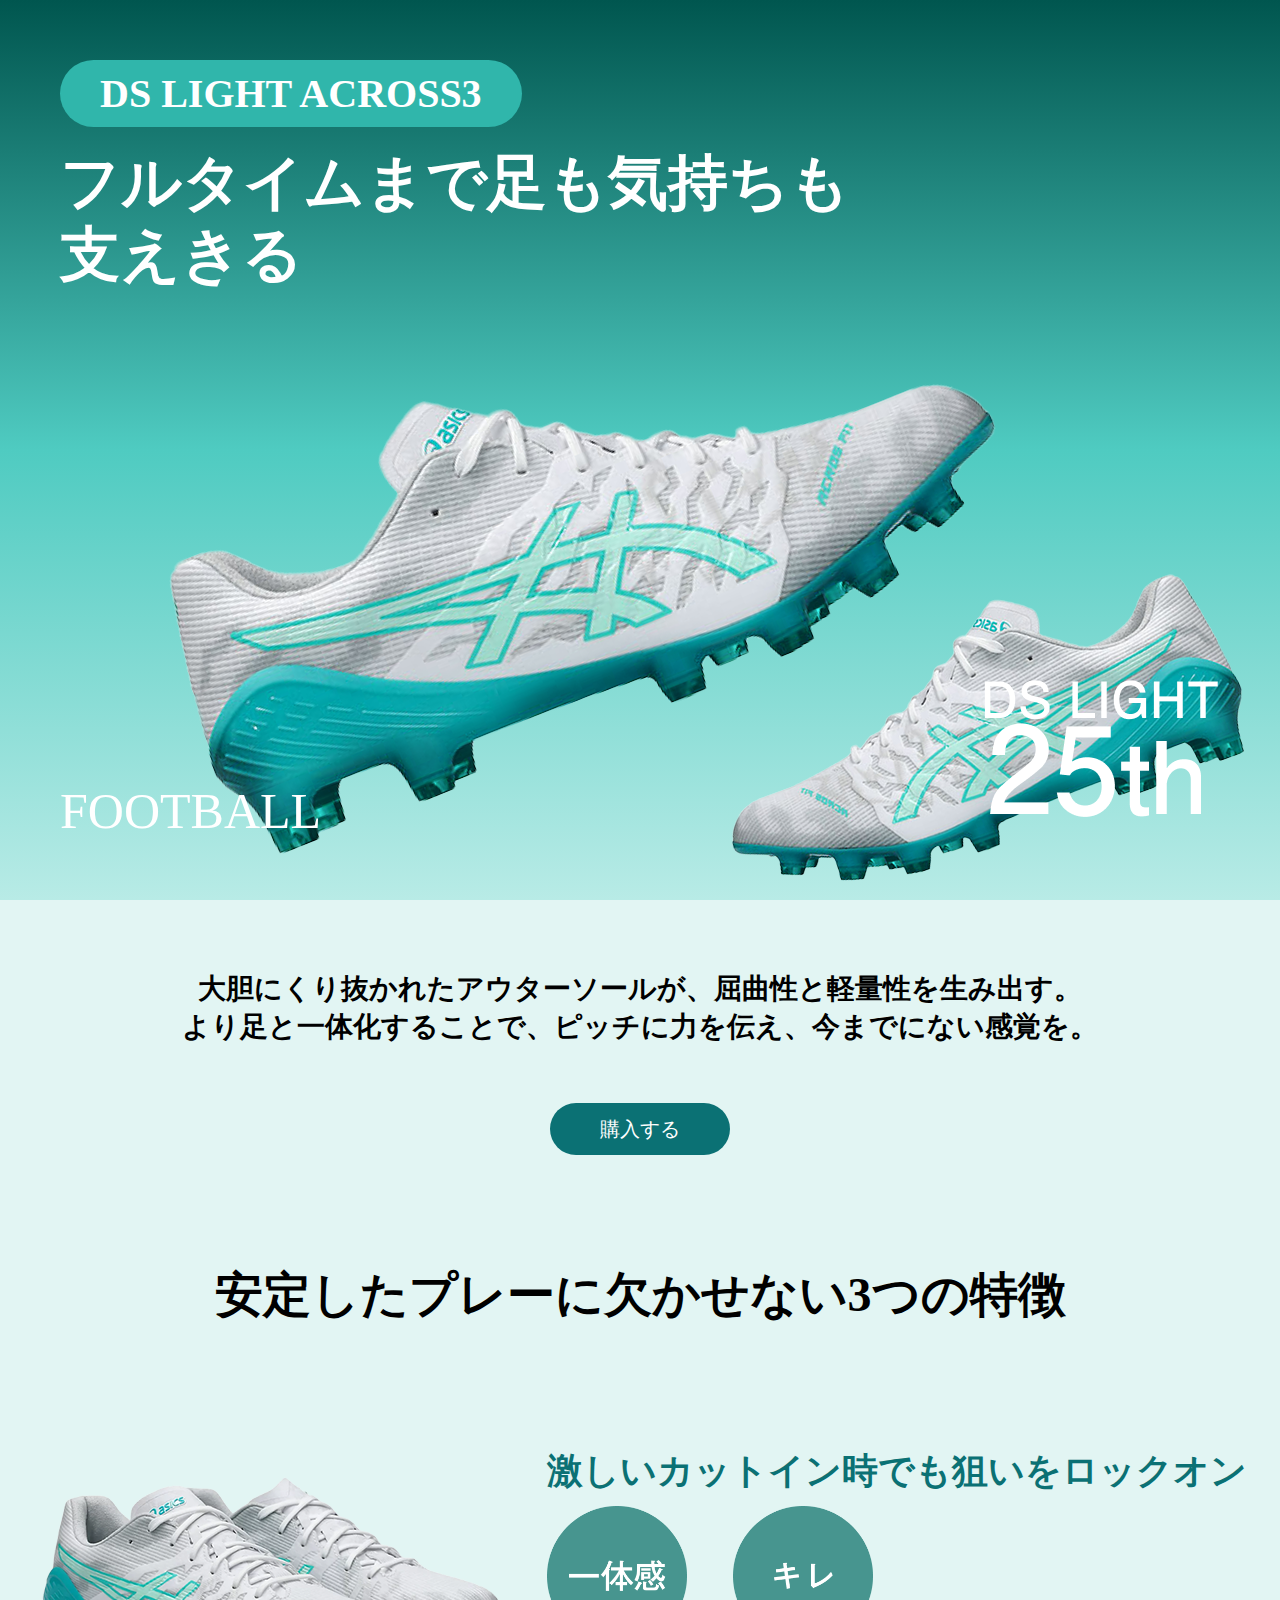
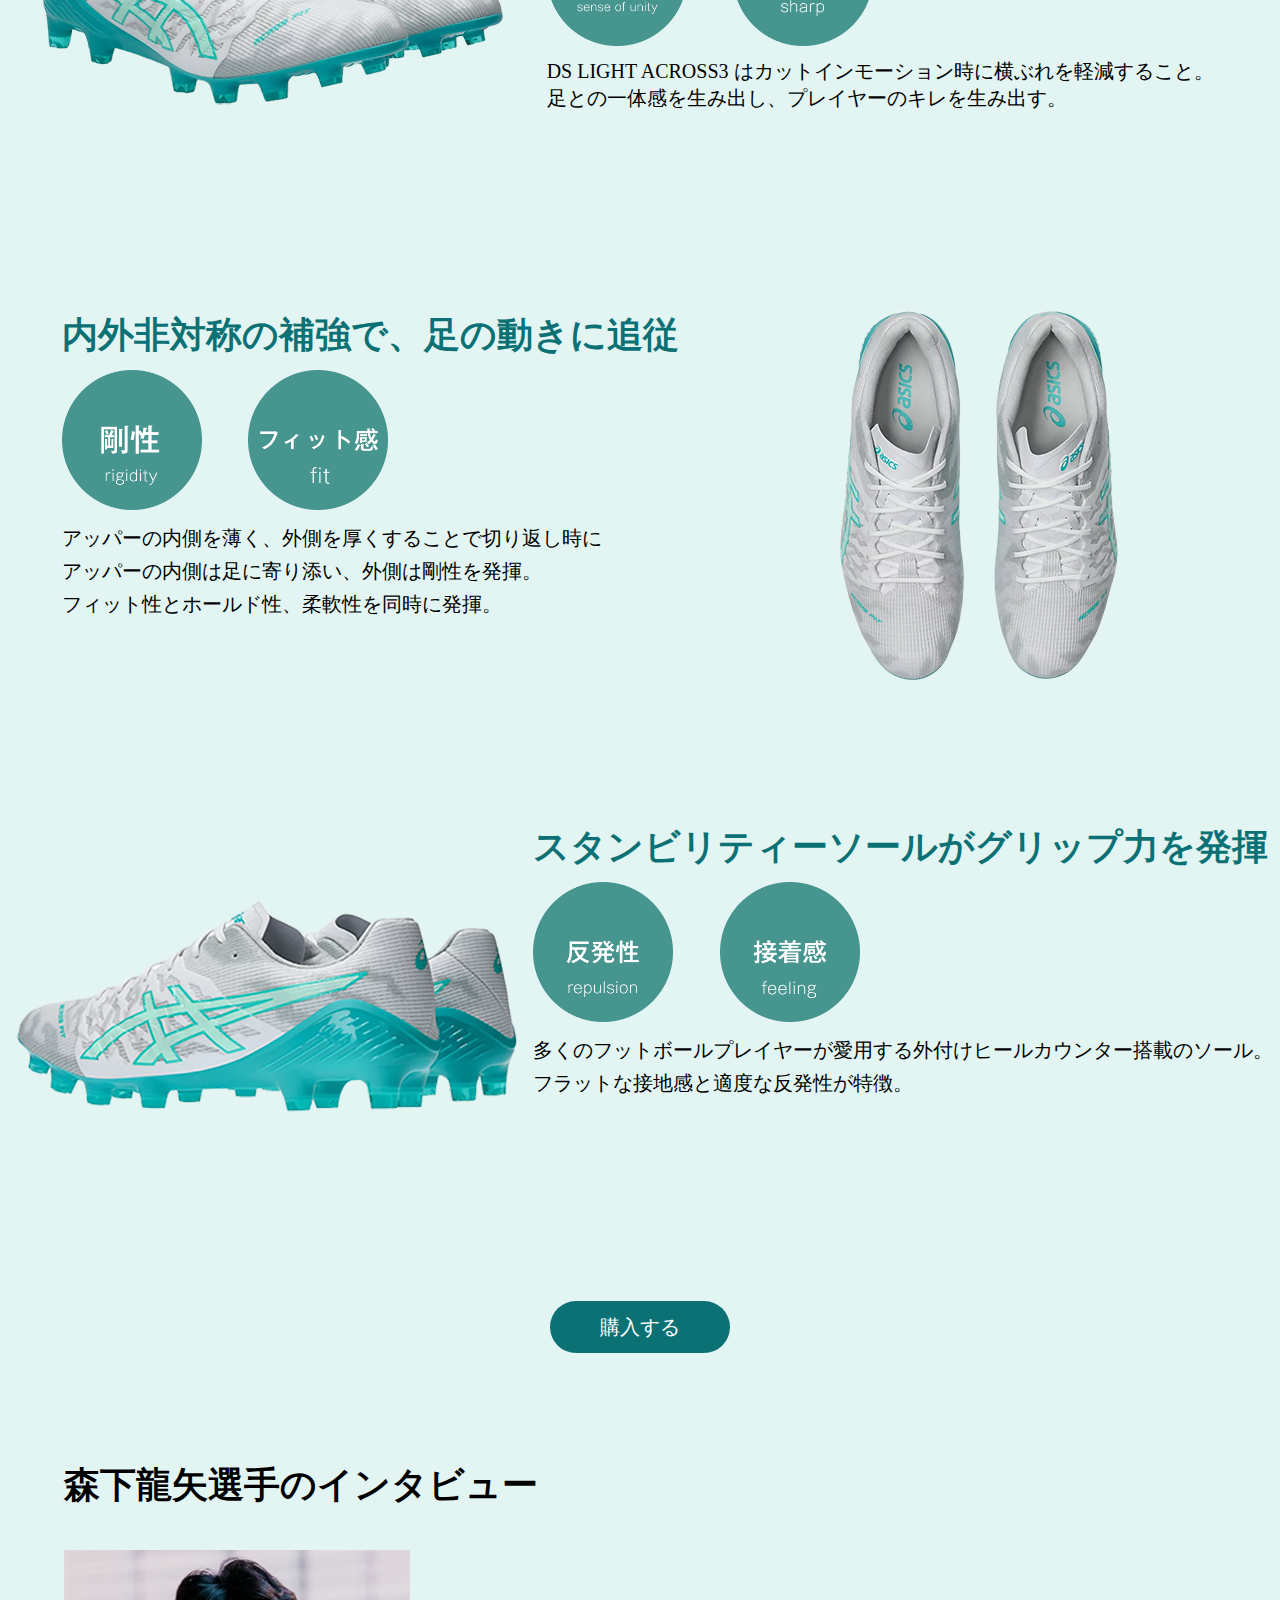
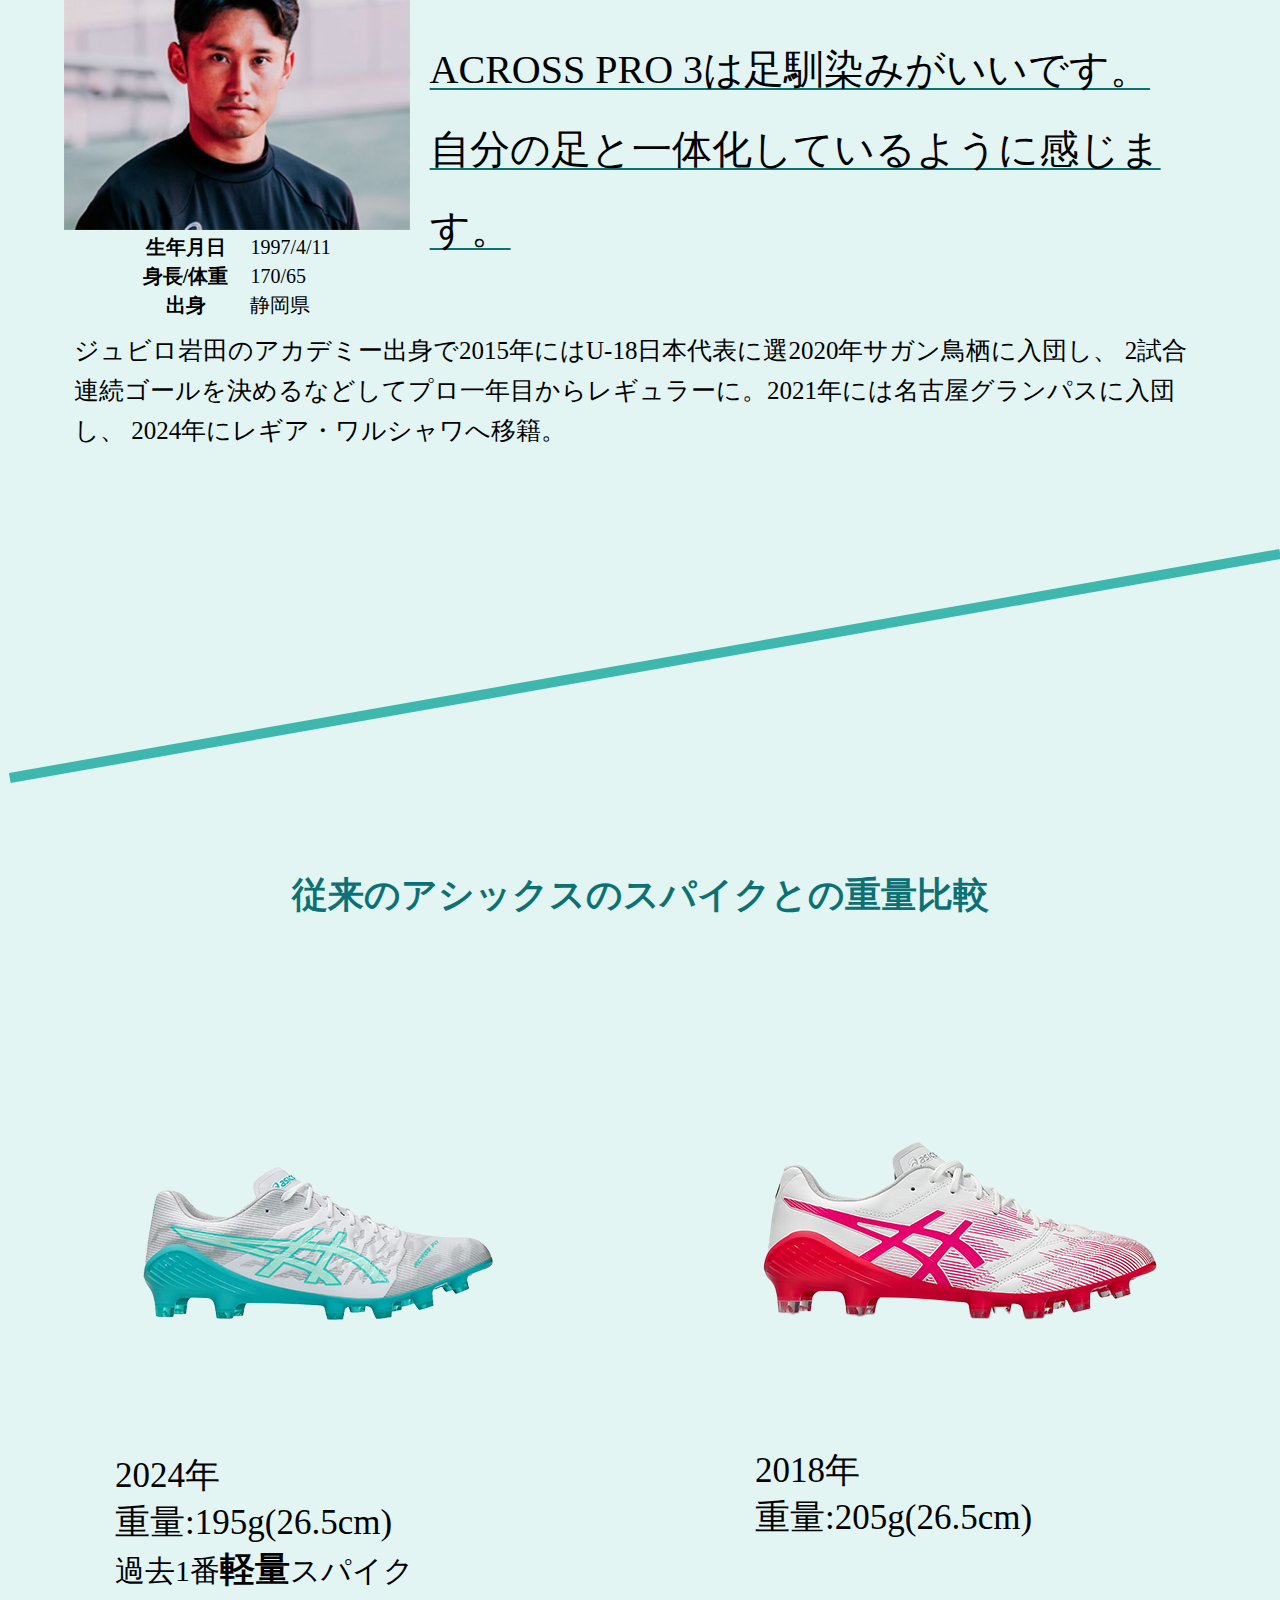
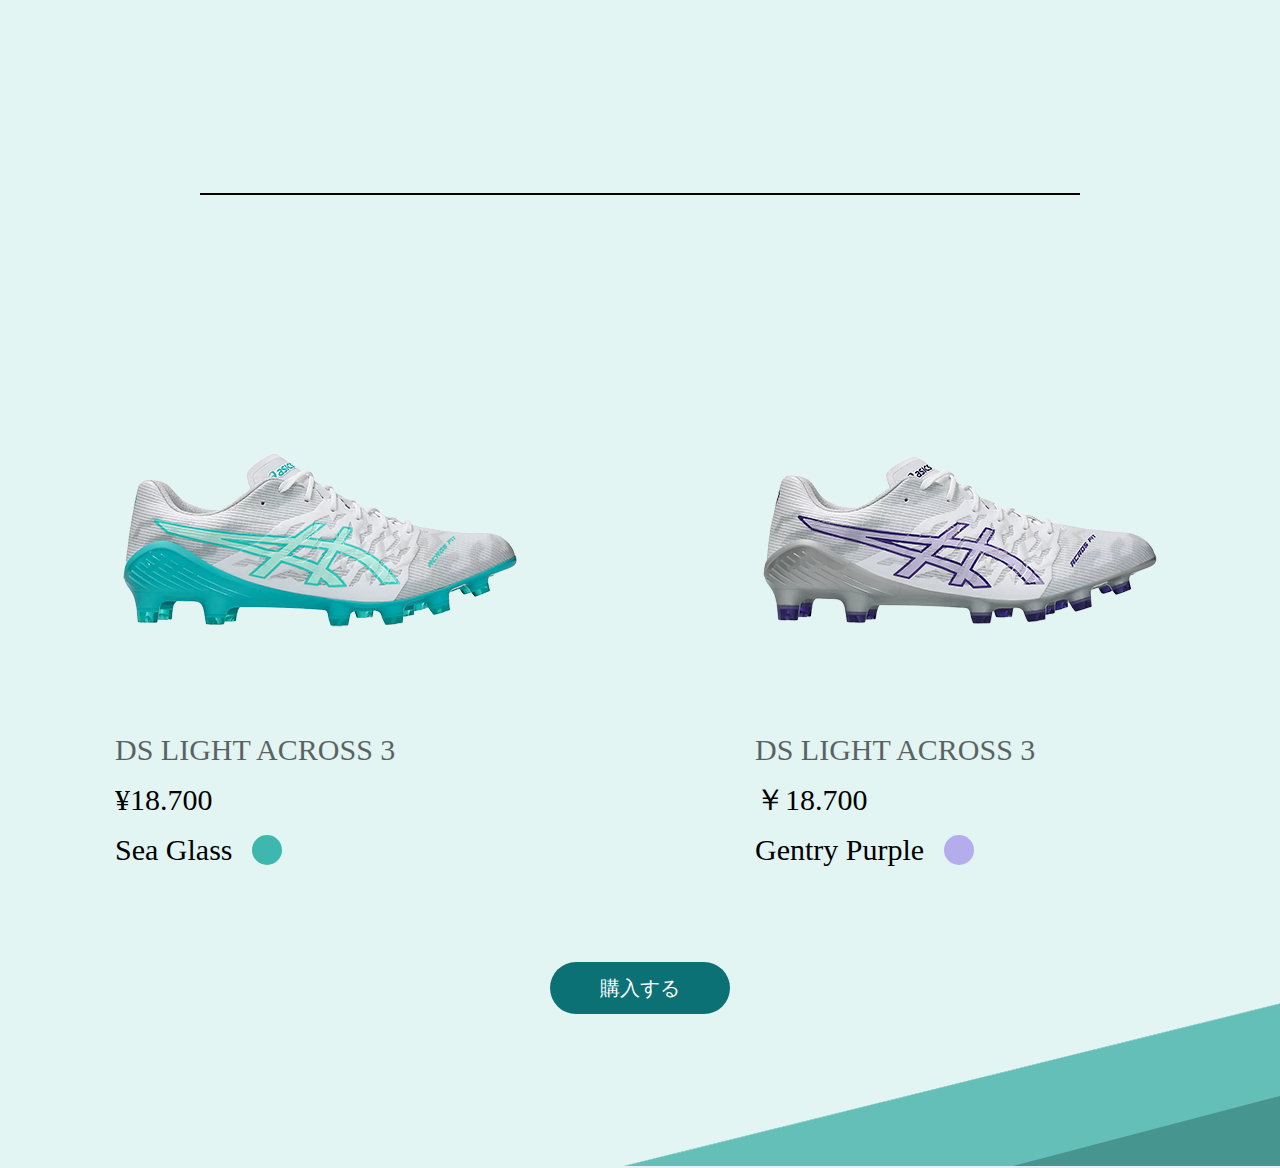
<file: index.html>
<!DOCTYPE html>
<html lang="ja">

<head>
    <meta charset="UTF-8">
    <meta name="viewport" content="width=device-width, initial-scale=1.0">
    <title>フルタイムまで足も気持ちも支え切る - DS LIGHT ACROSS3</title>
    <link rel="stylesheet" href="css/LP.css">
    <link rel="stylesheet" href="css/ress.css">
</head>

<body>
    <section class="top">
        <h1 class="header">DS LIGHT ACROSS3</h1>
        <h2>
            フルタイムまで足も気持ちも<br>
            支えきる
        </h2>
        <picture class="top_img"><img src="img/top_img.png" alt="DS LIGHT ACROSS3"></picture>
        <div class="product_info">
            <p>FOOTBALL</p>
            <picture class="top_anniversary"><img src="img/25anniversary.png" alt="25周年記念"></picture>
        </div>
    </section>

    <section class="main">
        <section class="explanation">
            <h2>大胆にくり抜かれたアウターソールが、屈曲性と軽量性を生み出す。<br>
                より足と一体化することで、ピッチに力を伝え、今までにない感覚を。</h2>
            <div class="btn">
                <button><a href="">購入する</a></button>
            </div>
        </section>

        <section class="features center">
            <h2>安定したプレーに欠かせない3つの特徴</h2>
        </section>
        <div class="sense_wrap">
            <picture><img src="img/main_3step_1.png" alt="DS LIGHT ACROSS3写真"></picture>
            <div class="sense_txt">
                <h3>激しいカットイン時でも狙いをロックオン</h3>
                <picture class="sense"><img src="img/sense_of_unity.png" alt="一体感"></picture>
                <picture class="sharp"><img src="img/sharp.png" alt="キレ"></picture>
                <p>DS LIGHT ACROSS3 はカットインモーション時に横ぶれを軽減すること。<br>
                    足との一体感を生み出し、プレイヤーのキレを生み出す。
                </p>
            </div>
        </div>

        <div class="rigidity_wrap">
            <div class="rigidity_txt">
                <h3>内外非対称の補強で、足の動きに追従</h3>
                <picture class="rigidity"><img src="img/rigidity.png" alt="剛性"></picture>
                <picture class="fit"><img src="img/fit.png" alt="フィット感"></picture>
                <p>
                    アッパーの内側を薄く、外側を厚くすることで切り返し時に<br>
                    アッパーの内側は足に寄り添い、外側は剛性を発揮。<br>
                    フィット性とホールド性、柔軟性を同時に発揮。
                </p>
            </div>
            <picture><img src="img/main_3step_2.png" alt="DS LIGHT ACROSS3写真"></picture>
        </div>

        <div class="repulsion_wrap">
            <picture><img src="img/main_3step_3.png" alt="DS LIGHT ACROSS3写真"></picture>
            <div class="repulsion_txt">
                <h3>スタンビリティーソールがグリップ力を発揮</h3>
                <picture class="repulsion"><img src="img/repulsion.png" alt="反発性"></picture>
                <picture class="feeling"><img src="img/feeling.png" alt="接着感"></picture>
                <p>
                    多くのフットボールプレイヤーが愛用する外付けヒールカウンター搭載のソール。<br>
                    フラットな接地感と適度な反発性が特徴。
                </p>
            </div>
        </div>

        <div class="btn">
            <button><a href="">購入する</a></button>
        </div>

        <div class="interview_wrap">
            <h2>森下龍矢選手のインタビュー</h2>
            <div class="interview">
                <div class="profile">
                    <img src="img/morishita.png" alt="森下龍矢選手">
                    <div class="information">
                        <table>
                            <tr>
                                <th>生年月日</th>
                                <td>1997/4/11</td>
                            </tr>
                            <tr>
                                <th>身長/体重</th>
                                <td>170/65</td>
                            </tr>
                            <tr>
                                <th>出身</th>
                                <td>静岡県</td>
                            </tr>
                        </table>
                    </div>
                </div>
                <div class="comment">
                    <p>
                        ACROSS PRO 3は足馴染みがいいです。<br>
                        自分の足と一体化しているように感じます。
                    </p>
                </div>
            </div>

            <p class="career">ジュビロ岩田のアカデミー出身で2015年にはU-18日本代表に選2020年サガン鳥栖に入団し、
                2試合連続ゴールを決めるなどしてプロ一年目からレギュラーに。2021年には名古屋グランパスに入団し、
                2024年にレギア・ワルシャワへ移籍。
            </p>
        </div>

        <div class="diagonal_line"></div>

        <section class="comparison_wrap">
            <h1>従来のアシックスのスパイクとの重量比較</h1>
            <div class="comparison">
                <div class="blue_spike">
                    <img src="img/light_blue_spike.png" alt="水色スパイク">
                    <p class="year">2024年</p>
                    <p class="weight">重量:195g(26.5cm)</p>
                    <p class="light_weight">過去1番<span>軽量</span>スパイク</p>
                </div>
                <div class="old_spike">
                    <img src="img/old_spike.png" alt="2018年のスパイク">
                    <div class="old_txt">
                        <p class="year">2018年</p>
                        <p class="weight">重量:205g(26.5cm)</p>
                    </div>
                </div>
            </div>
        </section>
        <hr>

        <div class="merchandise_wrap">
            <div class="sea_glass_spike">
                <img src="img/sea_glass.png" alt="水色のスパイク">
                <p class="ds_light">DS LIGHT ACROSS 3</p>
                <p>¥18.700</p>
                <div class="sea_glass">
                    <p>Sea Glass</p>
                    <div class="circle_sea_glass"></div>
                </div>
            </div>
            <div class="purple_spike">
                <img src="img/purple.png" alt="紫色のスパイク">
                <p class="ds_light">DS LIGHT ACROSS 3</p>
                <p>￥18.700</p>
                <div class="purple">
                    <p>Gentry Purple</p>
                    <div class="circle_purple"></div>
                </div>
            </div>
        </div>
        <div class="btn">
            <button><a href="">購入する</a></button>
        </div>
        <p class="line"><img src="img/rast_line.png" alt=""></p>




    </section>
</body>

</html>
</file>
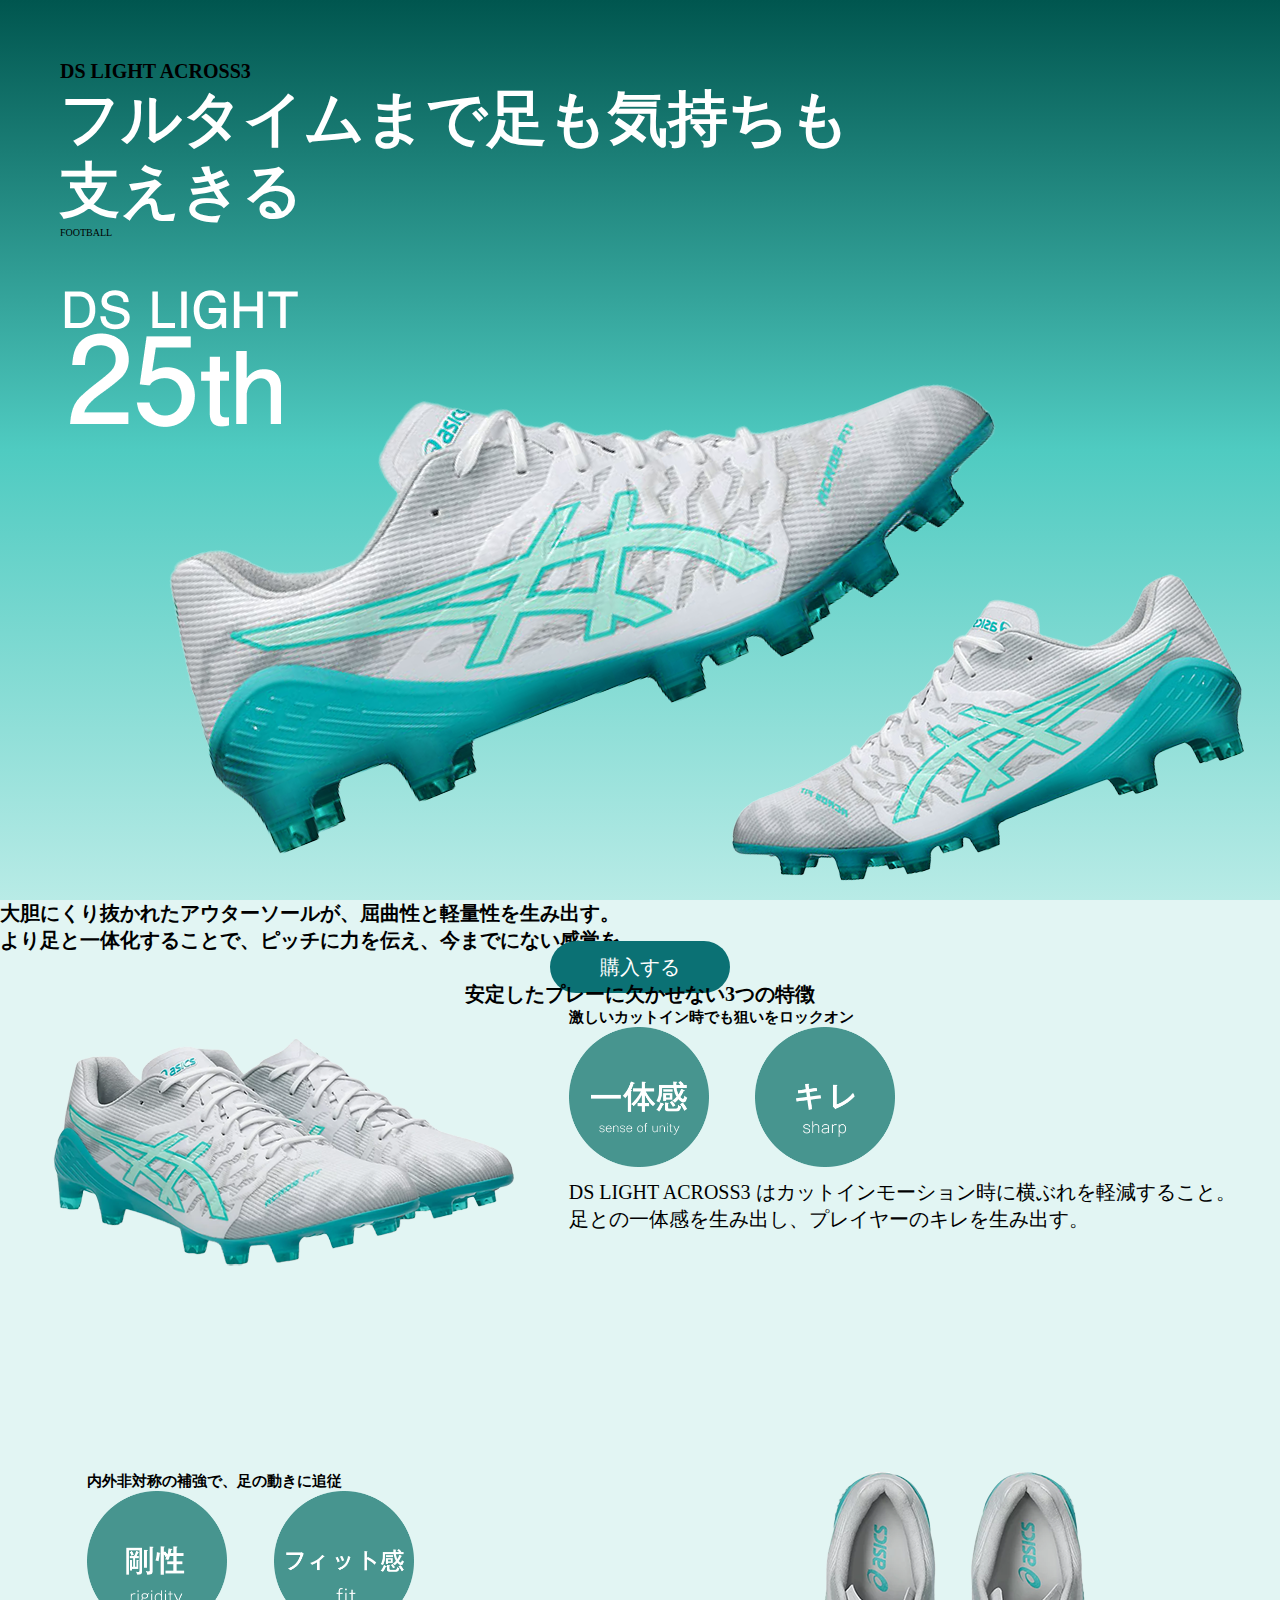
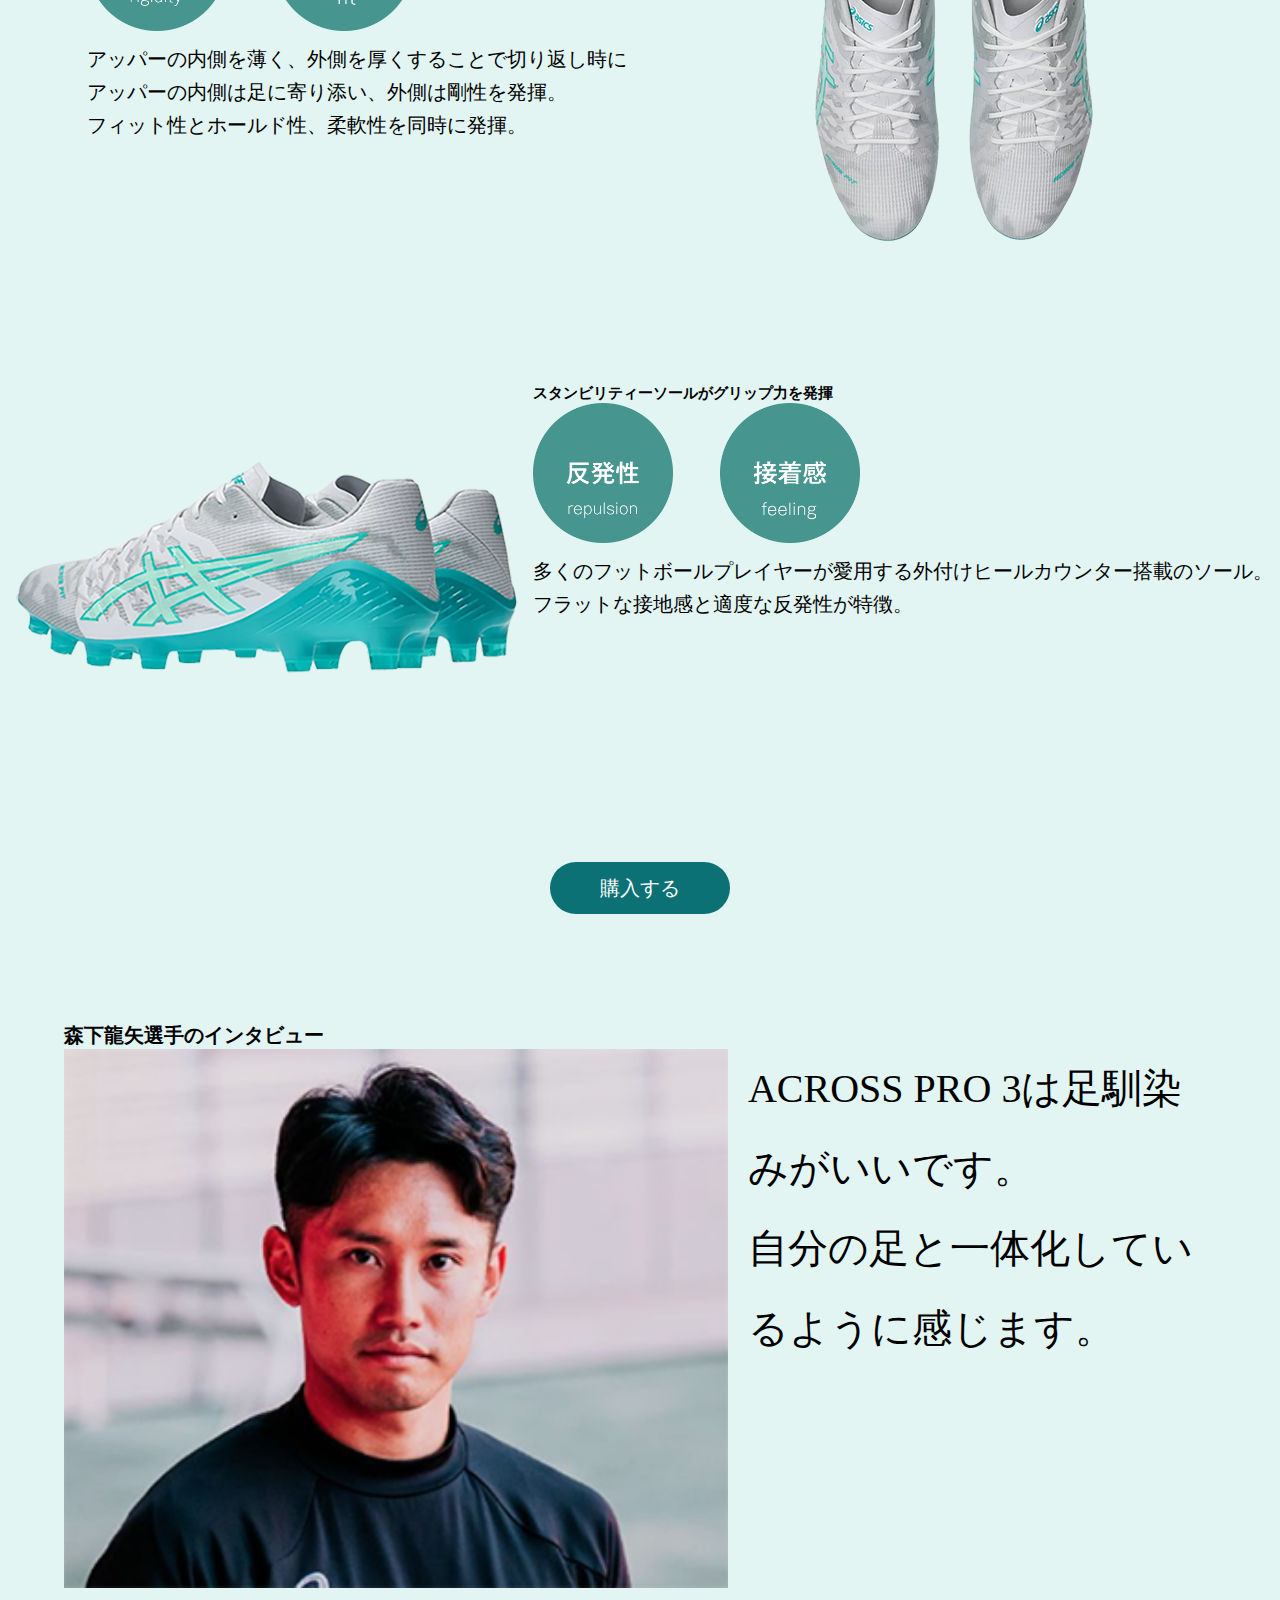
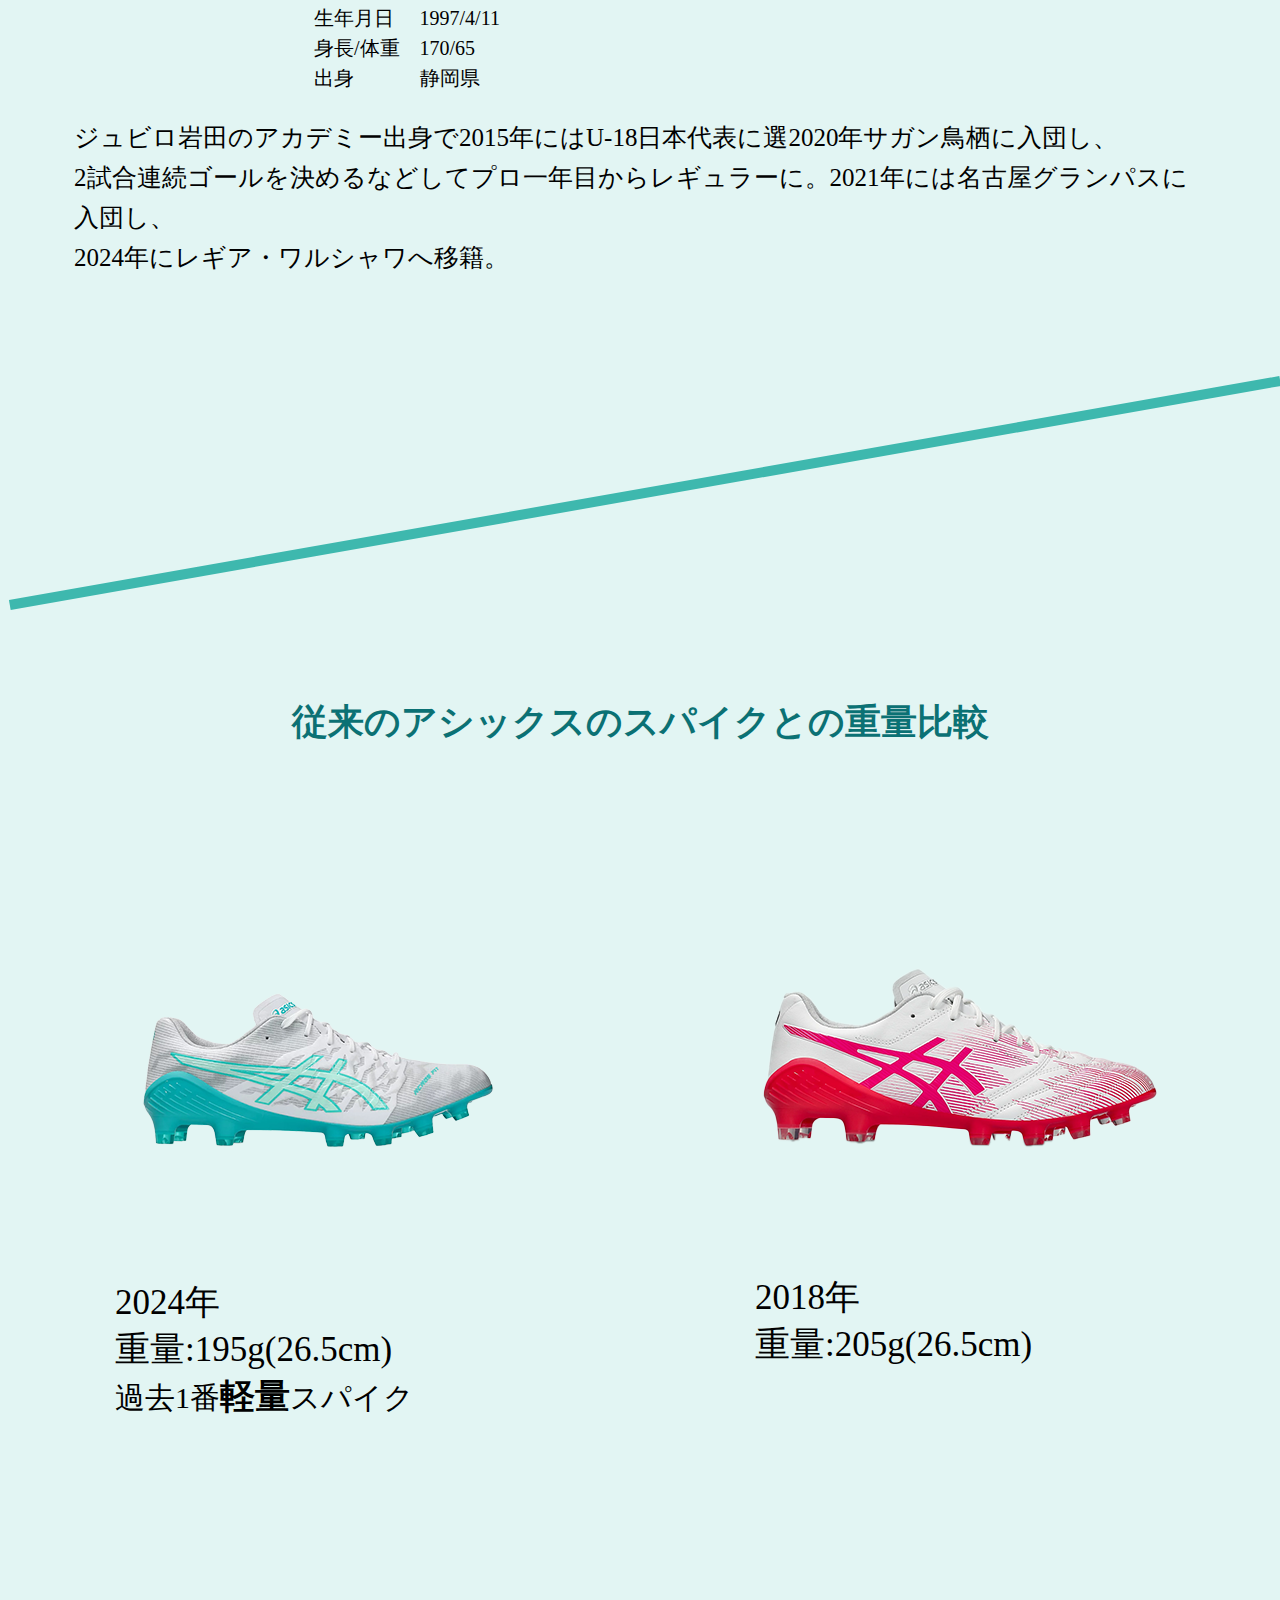
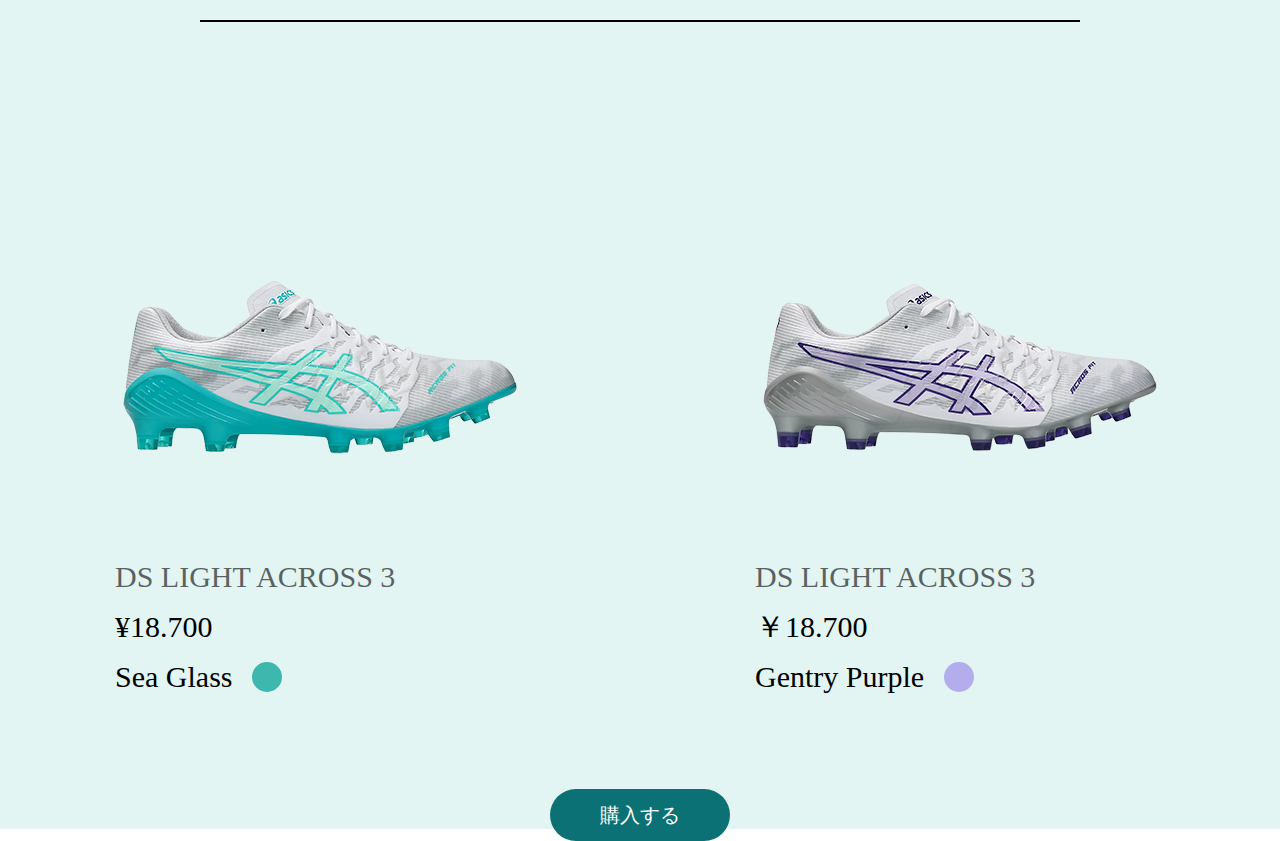
<file: LP.html>
<!DOCTYPE html>
<html lang="ja">
<head>
    <meta charset="UTF-8">
    <meta name="viewport" content="width=device-width, initial-scale=1.0">
    <title>LP</title>
    <link rel="stylesheet" href="css/LP.css">
    <link rel="stylesheet" href="css/ress.css">
</head>
<body>
    <section class="top">
            <h1>DS LIGHT ACROSS3</h1>
            <h2>
                フルタイムまで足も気持ちも<br>
                支えきる
            </h2>
        <picture class="top_img"><img src="img/top_img.png" alt="DS LIGHT ACROSS3写真"></picture>
        <div class="logo">
            <p>FOOTBALL</p>
            <picture class="top_anniversary"><img src="img/25anniversary.png" alt="25周年記念"></picture>
        </div>
    </section>

    <section class="main">
        <section class="explanation">
            <h1>大胆にくり抜かれたアウターソールが、屈曲性と軽量性を生み出す。<br>
                より足と一体化することで、ピッチに力を伝え、今までにない感覚を。</h1>
                <div class="btn">
                    <button><a href="">購入する</a></button>
                </div>
        </section>

        <section class="features center">
            <h1>安定したプレーに欠かせない3つの特徴</h1>
        </section>
        <div class="sense_wrap">
            <picture><img src="img/main_3step_1.png" alt="DS LIGHT ACROSS3写真"></picture>
            <div class="sense_txt">
                <h2>激しいカットイン時でも狙いをロックオン</h2>
                <picture class="sense"><img src="img/sense_of_unity.png" alt="一体感"></picture>
                <picture class="sharp"><img src="img/sharp.png" alt="キレ"></picture>
                <p>DS LIGHT ACROSS3 はカットインモーション時に横ぶれを軽減すること。<br>
                    足との一体感を生み出し、プレイヤーのキレを生み出す。
                </p>
            </div>
        </div>

        <div class="rigidity_wrap">
            <div class="rigidity_txt">
                <h2>内外非対称の補強で、足の動きに追従</h2>
                <picture class="rigidity"><img src="img/rigidity.png" alt="剛性"></picture>
                <picture class="fit"><img src="img/fit.png" alt="フィット感"></picture>
                <p>
                    アッパーの内側を薄く、外側を厚くすることで切り返し時に<br>
                    アッパーの内側は足に寄り添い、外側は剛性を発揮。<br>
                    フィット性とホールド性、柔軟性を同時に発揮。
                </p>
            </div>
            <picture><img src="img/main_3step_2.png" alt="DS LIGHT ACROSS3写真"></picture>
        </div>

        <div class="repulsion_wrap">
            <picture><img src="img/main_3step_3.png" alt="DS LIGHT ACROSS3写真"></picture>
            <div class="repulsion_txt">
                <h2>スタンビリティーソールがグリップ力を発揮</h2>
                <picture class="repulsion"><img src="img/repulsion.png" alt="反発性"></picture>
                <picture class="feeling"><img src="img/feeling.png" alt="接着感"></picture>
                <p>
                    多くのフットボールプレイヤーが愛用する外付けヒールカウンター搭載のソール。<br>
                    フラットな接地感と適度な反発性が特徴。
                </p>
            </div>
        </div>

        <div class="btn">
            <button><a href="">購入する</a></button>
        </div>

        <div class="interview_wrap">
            <h1>森下龍矢選手のインタビュー</h1>
            <div class="interview">
                <img src="img/morishita.png" alt="森下龍矢選手">
                <p>
                    <span class="underline">
                        ACROSS PRO 3は足馴染みがいいです。<br>
                        自分の足と一体化しているように感じます。
                    </span>
                </p>
            </div>
            <div class="information_wrap">
                <div class="information">
                    <p>生年月日</p>
                    <p>身長/体重</p>
                    <p>出身</p>
                </div>
                <div class="information_detail">
                    <p>1997/4/11</p>
                    <p>170/65</p>
                    <p>静岡県</p>
                </div>
            </div>
            <p class="career">ジュビロ岩田のアカデミー出身で2015年にはU-18日本代表に選2020年サガン鳥栖に入団し、<br>
                2試合連続ゴールを決めるなどしてプロ一年目からレギュラーに。2021年には名古屋グランパスに入団し、<br>
                2024年にレギア・ワルシャワへ移籍。
            </p>
        </div>

        <div class="diagonal_line"></div>

        <section class="comparison_wrap">
            <h1>従来のアシックスのスパイクとの重量比較</h1>
            <div class="comparison">
                <div class="blue_spike">
                    <img src="img/light_blue_spike.png" alt="水色スパイク">
                    <p class="year">2024年</p>
                    <p class="weight">重量:195g(26.5cm)</p>
                    <p class="light_weight">過去1番<span>軽量</span>スパイク</p>
                </div>
                <div class="old_spike">
                    <img src="img/old_spike.png" alt="2018年のスパイク">
                    <div class="old_txt">
                        <p class="year">2018年</p>
                        <p class="weight">重量:205g(26.5cm)</p>
                    </div>
                </div>
            </div>
        </section>
        <hr>

        <div class="merchandise_wrap">
            <div class="sea_glass_spike">
                <img src="img/sea_glass.png" alt="水色のスパイク">
                <p class="ds_light">DS LIGHT ACROSS 3</p>
                <p>¥18.700</p>
                <div class="sea_glass">
                    <p>Sea Glass</p>
                    <div class="circle_sea_glass"></div>
                </div>
            </div>
            <div class="purple_spike">
                <img src="img/purple.png" alt="紫色のスパイク">
                <p class="ds_light">DS LIGHT ACROSS 3</p>
                <p>￥18.700</p>
                <div class="purple">
                    <p>Gentry Purple</p>
                    <div class="circle_purple"></div>
                </div>
            </div>
        </div>
        <div class="btn">
            <button><a href="">購入する</a></button>
        </div>



    </section>
</body>
</html>
</file>
<file: css/LP.css>
* {
    margin: 0;
    padding: 0;
}

html {
    height: 100%;
    width: 100%;
    font-size: 62.5%;
}

body {
    width: 100%;
    height: 100%;
}

button a {
    font-size: 2rem;
    color: #fff;
    text-decoration: none;
    background-color: #0B7174;
    padding: 1.5rem 5rem;
    border-radius: 9999px;
    transition: background-color .2s;
}

.btn button a:hover {
    background-color: #065153;
}

.btn {
    justify-content: center;
    align-items: center;
    text-align: center;
}

.center {
    text-align: center;
}

.top {
    position: relative;
    height: calc(100% - 12rem);
    background: linear-gradient(#00564f, #4FCBC1, #B8EBE6);
    padding: 6rem;
}

.top>h1.header {
    width: fit-content;
    font-size: 4rem;
    color: #fff;
    font-family: 'A P-OTF Antique AN4+ ProN', serif;
    background: #30B6AB;
    padding: 1rem 4rem;
    border-radius: 9999px;
    margin-bottom: 2rem;
}

.top>h2 {
    font-size: 6rem;
    color: #fff;
    font-family: 'A P-OTF Futo Go B101 Pr6N', serif;
    line-height: 1.2;
}

.top_img {
    position: absolute;
    bottom: 0;
}

.product_info {
    width: calc(100% - 12rem);
    position: absolute;
    bottom: 6rem;
    display: flex;
    justify-content: space-between;
    align-items: flex-end;
}

.product_info>p {
    font-size: 5rem;
    color: #fff;
    font-family: 'A P-OTF Futo Go B101 Pr6N', serif;
}

.main {
    background-color: #E2F5F3;
}

.explanation>h2 {
    font-size: 2.8rem;
    text-align: center;
    font-weight: bolder;
    padding: 7rem;
}

.features h2 {
    font-size: 4.8rem;
    font-family: 'A P-OTF Gothic MB101KS+ ProN', serif;
    margin: 12rem auto;
}

.sense_wrap {
    display: flex;
    justify-content: space-evenly;
}


.sense_txt h3 {
    font-size: 3.6rem;
    font-family: 'A P-OTF Gothic MB101KS+ ProN', serif;
    color: #0B7174;
    margin-bottom: 1rem;
}

.sense_txt img {
    width: 14rem;
    height: 14rem;
}

.sense {
    margin-right: 2.2rem;
}

.sharp {
    margin-left: 2.2rem;
}

.sense_txt p {
    font-size: 2rem;
    font-family: 'A P-OTF Gothic MB101KS+ ProN', serif;
    font-weight: lighter;
    margin-top: 1rem;
}

.rigidity_wrap {
    display: flex;
    justify-content: space-evenly;
    margin-top: 15rem;
}

.rigidity_txt {
    text-align: left;
}

.rigidity_txt h3 {
    font-size: 3.6rem;
    font-family: 'A P-OTF Gothic MB101KS+ ProN', serif;
    color: #0B7174;
    margin-bottom: 1rem;
}

.rigidity_txt img {
    width: 14rem;
    height: 14rem;
}

.rigidity {
    margin-right: 2.2rem;
}

.fit {
    margin-left: 2.2rem;
}

.rigidity_txt p {
    font-size: 2rem;
    font-family: 'A P-OTF Gothic MB101KS+ ProN', serif;
    font-weight: lighter;
    margin-top: 1rem;
    line-height: 3.3rem;
}

.repulsion_wrap {
    display: flex;
    justify-content: space-evenly;
    margin: 10rem auto;
}

.repulsion_txt {
    text-align: left;
}

.repulsion_txt h3 {
    font-size: 3.6rem;
    font-family: 'A P-OTF Gothic MB101KS+ ProN', serif;
    color: #0B7174;
    margin-bottom: 1rem;
}

.repulsion_txt img {
    width: 14rem;
    height: 14rem;
}

.repulsion {
    margin-right: 2.2rem;
}

.feeling {
    margin-left: 2.2rem;
}

.repulsion_txt p {
    font-size: 2rem;
    font-family: 'A P-OTF Gothic MB101KS+ ProN', serif;
    font-weight: lighter;
    margin-top: 1rem;
    line-height: 3.3rem;
}


.interview_wrap {
    width: 50%;
    min-width: 720px;
    margin: 12rem auto 0;
}

.interview_wrap>h2 {
    font-size: 3.6rem;
    font-family: 'A P-OTF Gothic MB101KS+ ProN', serif;
    text-align: left;
    margin-bottom: 4rem;
}

.interview {
    display: flex;
    gap: 2rem;
}

.interview .profile {
    width: 30%;
}

.interview .comment {
    text-decoration: underline;
    text-decoration-color: #0B7174;
    text-decoration-thickness: 0.2rem;
    text-underline-offset: 0.5rem;
    display: flex;
    justify-content: center;
    margin-top: 8rem;
    flex-grow: 1;
}


.interview img {
    width: 100%;
}

.interview p {
    line-height: 2;
    font-size: 4rem;
    font-family: 'A P-OTF Gothic MB101KS+ ProN', serif;
}

.information_wrap {
    display: flex;
    line-height: 3rem;
    margin: 1.5rem 25rem;
}

.interview table {
    width: 100%;
    font-size: 2rem;
    width: fit-content;
    margin: 0 auto;
}

.interview table th,
.interview table td {
    padding: 0 1rem;
}

.career {
    font-size: 2.5rem;
    font-family: 'A P-OTF Gothic MB101KS+ ProN', serif;
    font-weight: lighter;
    text-align: left;
    line-height: 1.6;
    padding: 1rem;
}


.information p {
    font-size: 2rem;
    font-family: 'A P-OTF Gothic MB101KS+ ProN', serif;
}

.information_detail {
    font-size: 2rem;
    font-family: 'A P-OTF Gothic MB101KS+ ProN', serif;
    margin-left: 2rem;
}



.diagonal_line {
    width: 100%;
    height: 100%;
    border: 0.5rem solid #3EB8AE;
    transform: rotate(-10deg);
    margin: 20rem auto;
}

.comparison_wrap>h1 {
    font-size: 3.6rem;
    font-family: 'A P-OTF Gothic MB101KS+ ProN', serif;
    color: #0B7174;
    text-align: center;
    margin: 12rem auto;
}


.comparison {
    display: flex;
    justify-content: space-around;
}

.year {
    font-size: 3.5rem;
    font-family: 'A P-OTF Gothic MB101KS+ ProN', serif;
}

.weight {
    font-size: 3.5rem;
    font-family: 'A P-OTF Gothic MB101KS+ ProN', serif;
    font-weight: lighter;
}

.light_weight {
    font-size: 3rem;
    font-family: 'A P-OTF Gothic MB101KS+ ProN', serif;
    font-weight: lighter;
}

.light_weight>span {
    font-size: 3.5rem;
    font-weight: bold;
}

.old_spike {
    margin-top: -0.5rem;
}

hr {
    border: 1px solid #000;
    margin: 20rem;
}

.merchandise_wrap {
    display: flex;
    justify-content: space-around;
    margin-bottom: 10rem;
}

.sea_glass_spike {
    flex-direction: column;
    line-height: 5rem;
}

.sea_glass_spike p {
    font-size: 3rem;
    font-family: 'A P-OTF Gothic MB101KS+ ProN', serif;
    text-align: left;
}

.sea_glass {
    display: flex;
    align-items: center;
    gap: 2rem;
}

.circle_sea_glass {
    height: 3rem;
    width: 3rem;
    background-color: #3EB8AE;
    border-radius: 50%;
}

.purple_spike {
    flex-direction: column;
    line-height: 5rem;
}

.purple_spike p {
    font-size: 3rem;
    font-family: 'A P-OTF Gothic MB101KS+ ProN', serif;
    text-align: left;
}

.purple {
    display: flex;
    align-items: center;
    gap: 2rem;
}

.circle_purple {
    height: 3rem;
    width: 3rem;
    background-color: #B3ADED;
    border-radius: 50%;
}

.ds_light {
    opacity: 60%;
}

.line{
    text-align: right;
}

@media(min-width:1280px){
    .top_img img{
        position: absolute;
        top: -80rem;
    }

    .comment{
        width: 10%;
    }

    .interview_wrap {
        width: 90%;
    }
}
</file>
<file: css/ress.css>
/*!
 * ress.css • v1.1.2
 * MIT License
 * github.com/filipelinhares/ress
 */

/* # =================================================================
   # Global selectors
   # ================================================================= */

html {
  box-sizing: content-box;
  overflow-y: scroll; /* All browsers without overlaying scrollbars */
  -webkit-text-size-adjust: 100%; /* iOS 8+ */
}

*,
::before,
::after {
  box-sizing: inherit;
}

::before,
::after {
  text-decoration: inherit; /* Inherit text-decoration and vertical align to ::before and ::after pseudo elements */
  vertical-align: inherit;
}

/* Remove margin, padding of all elements and set background-no-repeat as default */
* {
  background-repeat: no-repeat; /* Set `background-repeat: no-repeat` to all elements */
  padding: 0; /* Reset `padding` and `margin` of all elements */
  margin: 0;
}

/* # =================================================================
   # General elements
   # ================================================================= */

/* Add the correct display in iOS 4-7.*/
audio:not([controls]) {
  display: none;
  height: 0;
}

hr {
  overflow: visible; /* Show the overflow in Edge and IE */
}

/*
* Correct `block` display not defined for any HTML5 element in IE 8/9
* Correct `block` display not defined for `details` or `summary` in IE 10/11
* and Firefox
* Correct `block` display not defined for `main` in IE 11
*/
article,
aside,
details,
figcaption,
figure,
footer,
header,
main,
menu,
nav,
section,
summary {
  display: block;
}

summary {
  display: list-item; /* Add the correct display in all browsers */
}

small {
  font-size: 80%; /* Set font-size to 80% in `small` elements */
}

[hidden],
template {
  display: none; /* Add the correct display in IE */
}

abbr[title] {
  border-bottom: 1px dotted; /* Add a bordered underline effect in all browsers */
  text-decoration: none; /* Remove text decoration in Firefox 40+ */
}

a {
  background-color: transparent; /* Remove the gray background on active links in IE 10 */
  -webkit-text-decoration-skip: objects; /* Remove gaps in links underline in iOS 8+ and Safari 8+ */
}

a:active,
a:hover {
  outline-width: 0; /* Remove the outline when hovering in all browsers */
}

code,
kbd,
pre,
samp {
  font-family: monospace, monospace; /* Specify the font family of code elements */
}

b,
strong {
  font-weight: bolder; /* Correct style set to `bold` in Edge 12+, Safari 6.2+, and Chrome 18+ */
}

dfn {
  font-style: italic; /* Address styling not present in Safari and Chrome */
}

/* Address styling not present in IE 8/9 */
mark {
  background-color: #ff0;
  color: #000;
}

/* https://gist.github.com/unruthless/413930 */
sub,
sup {
  font-size: 75%;
  line-height: 0;
  position: relative;
  vertical-align: baseline;
}

sub {
  bottom: -0.25em;
}

sup {
  top: -0.5em;
}

/* # =================================================================
   # Forms
   # ================================================================= */

input {
  border-radius: 0;
}

/* Apply cursor pointer to button elements */
button,
[type="button"],
[type="reset"],
[type="submit"],
[role="button"] {
  cursor: pointer;
}

/* Replace pointer cursor in disabled elements */
[disabled] {
  cursor: default;
}

[type="number"] {
  width: auto; /* Firefox 36+ */
}

[type="search"] {
  -webkit-appearance: textfield; /* Safari 8+ */
}

[type="search"]::-webkit-search-cancel-button,
[type="search"]::-webkit-search-decoration {
  -webkit-appearance: none; /* Safari 8 */
}

textarea {
  overflow: auto; /* Internet Explorer 11+ */
  resize: vertical; /* Specify textarea resizability */
}

button,
input,
optgroup,
select,
textarea {
  font: inherit; /* Specify font inheritance of form elements */
}

optgroup {
  font-weight: bold; /* Restore the font weight unset by the previous rule. */
}

button {
  overflow: visible; /* Address `overflow` set to `hidden` in IE 8/9/10/11 */
}

/* Remove inner padding and border in Firefox 4+ */
button::-moz-focus-inner,
[type="button"]::-moz-focus-inner,
[type="reset"]::-moz-focus-inner,
[type="submit"]::-moz-focus-inner {
  border-style: 0;
  padding: 0;
}

/* Replace focus style removed in the border reset above */
button:-moz-focusring,
[type="button"]::-moz-focus-inner,
[type="reset"]::-moz-focus-inner,
[type="submit"]::-moz-focus-inner {
  outline: 1px dotted ButtonText;
}

button,
html [type="button"], /* Prevent a WebKit bug where (2) destroys native `audio` and `video`controls in Android 4 */
[type="reset"],
[type="submit"] {
  -webkit-appearance: button; /* Correct the inability to style clickable types in iOS */
}

button,
select {
  text-transform: none; /* Firefox 40+, Internet Explorer 11- */
}

/* Remove the default button styling in all browsers */
button,
input,
select,
textarea {
  background-color: transparent;
  border-style: none;
  color: inherit;
}

/* Style select like a standard input */
select {
  -moz-appearance: none; /* Firefox 36+ */
  -webkit-appearance: none; /* Chrome 41+ */
}

select::-ms-expand {
  display: none; /* Internet Explorer 11+ */
}

select::-ms-value {
  color: currentColor; /* Internet Explorer 11+ */
}

legend {
  border: 0; /* Correct `color` not being inherited in IE 8/9/10/11 */
  color: inherit; /* Correct the color inheritance from `fieldset` elements in IE */
  display: table; /* Correct the text wrapping in Edge and IE */
  max-width: 100%; /* Correct the text wrapping in Edge and IE */
  white-space: normal; /* Correct the text wrapping in Edge and IE */
}

::-webkit-file-upload-button {
  -webkit-appearance: button; /* Correct the inability to style clickable types in iOS and Safari */
  font: inherit; /* Change font properties to `inherit` in Chrome and Safari */
}

[type="search"] {
  -webkit-appearance: textfield; /* Correct the odd appearance in Chrome and Safari */
  outline-offset: -2px; /* Correct the outline style in Safari */
}

/* # =================================================================
   # Specify media element style
   # ================================================================= */

img {
  border-style: none; /* Remove border when inside `a` element in IE 8/9/10 */
}

/* Add the correct vertical alignment in Chrome, Firefox, and Opera */
progress {
  vertical-align: baseline;
}

svg:not(:root) {
  overflow: hidden; /* Internet Explorer 11- */
}

audio,
canvas,
progress,
video {
  display: inline-block; /* Internet Explorer 11+, Windows Phone 8.1+ */
}

/* # =================================================================
   # Accessibility
   # ================================================================= */

/* Hide content from screens but not screenreaders */
@media screen {
  [hidden~="screen"] {
    display: inherit;
  }
  [hidden~="screen"]:not(:active):not(:focus):not(:target) {
    position: absolute !important;
    clip: rect(0 0 0 0) !important;
  }
}

/* Specify the progress cursor of updating elements */
[aria-busy="true"] {
  cursor: progress;
}

/* Specify the pointer cursor of trigger elements */
[aria-controls] {
  cursor: pointer;
}

/* Specify the unstyled cursor of disabled, not-editable, or otherwise inoperable elements */
[aria-disabled] {
  cursor: default;
}

/* # =================================================================
   # Selection
   # ================================================================= */

/* Specify text selection background color and omit drop shadow */

::-moz-selection {
  background-color: #b3d4fc; /* Required when declaring ::selection */
  color: #000;
  text-shadow: none;
}

::selection {
  background-color: #b3d4fc; /* Required when declaring ::selection */
  color: #000;
  text-shadow: none;
}
</file>
